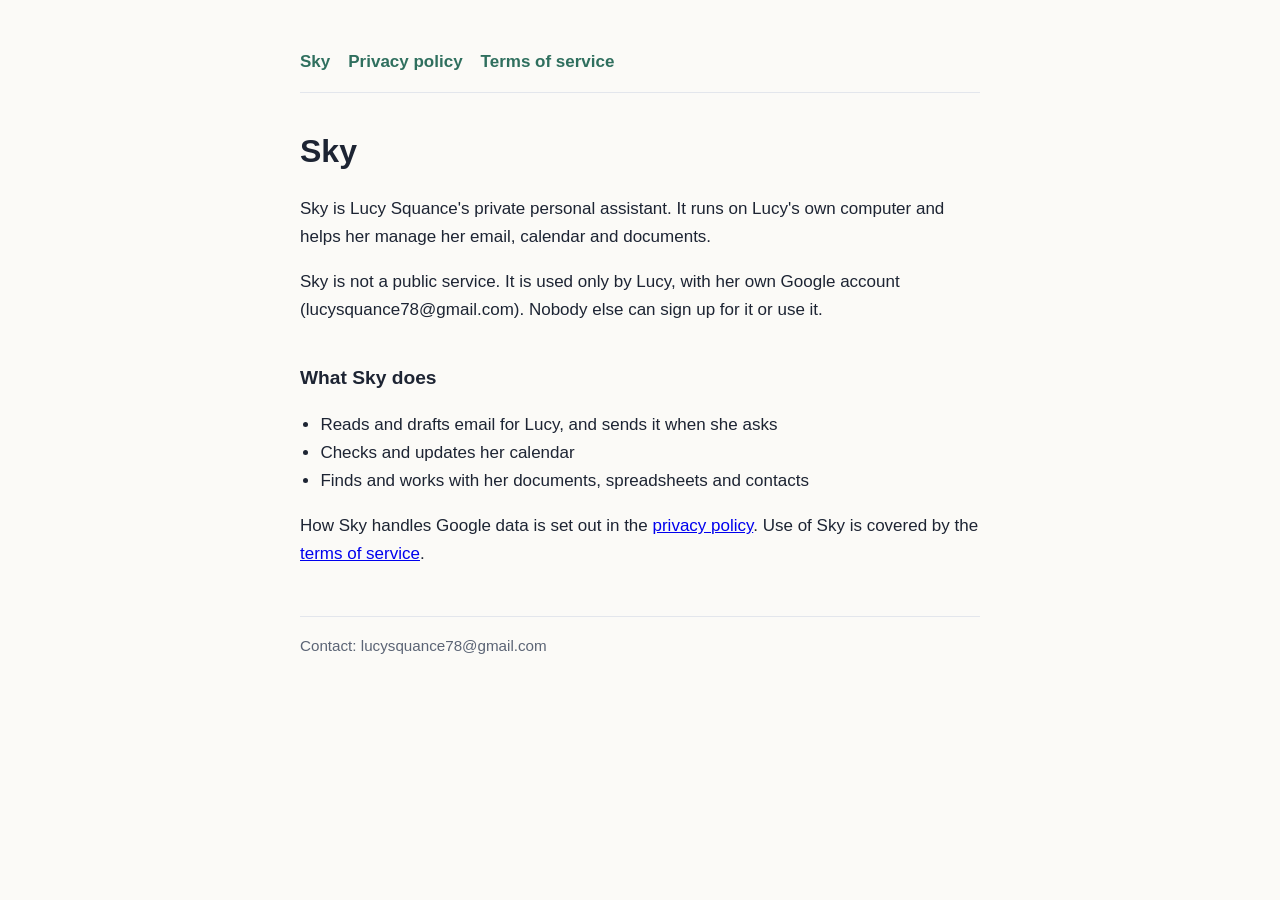
<file: index.html>
<!doctype html><html lang="en-GB"><head><meta charset="utf-8"><meta name="viewport" content="width=device-width,initial-scale=1">
<title>Sky — personal assistant</title><link rel="stylesheet" href="style.css"></head><body><main>
<nav><a href="index.html">Sky</a><a href="privacy.html">Privacy policy</a><a href="terms.html">Terms of service</a></nav>
<h1>Sky</h1>
<p>Sky is Lucy Squance's private personal assistant. It runs on Lucy's own computer and helps her manage her email, calendar and documents.</p>
<p>Sky is not a public service. It is used only by Lucy, with her own Google account (lucysquance78@gmail.com). Nobody else can sign up for it or use it.</p>
<h2>What Sky does</h2>
<ul><li>Reads and drafts email for Lucy, and sends it when she asks</li>
<li>Checks and updates her calendar</li>
<li>Finds and works with her documents, spreadsheets and contacts</li></ul>
<p>How Sky handles Google data is set out in the <a href="privacy.html">privacy policy</a>. Use of Sky is covered by the <a href="terms.html">terms of service</a>.</p>
<footer class="muted">Contact: lucysquance78@gmail.com</footer>
</main></body></html>
</file>
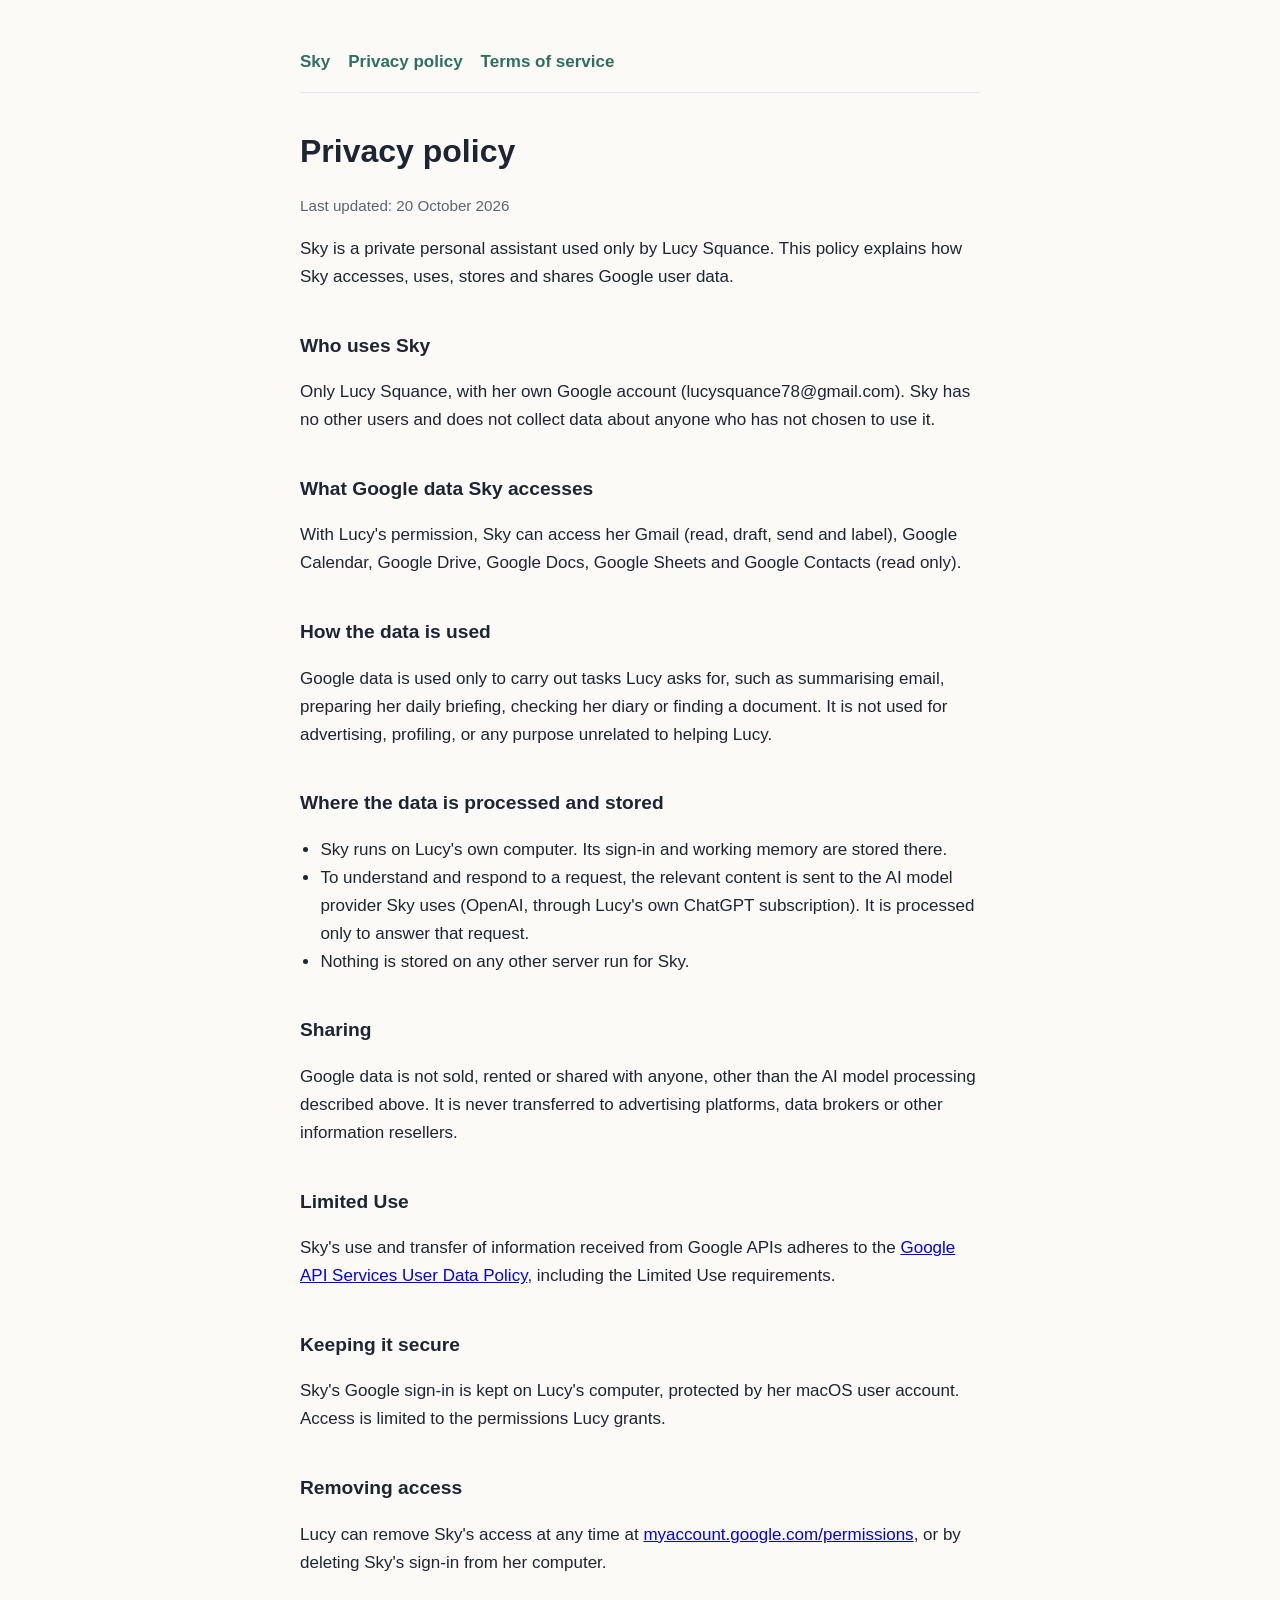
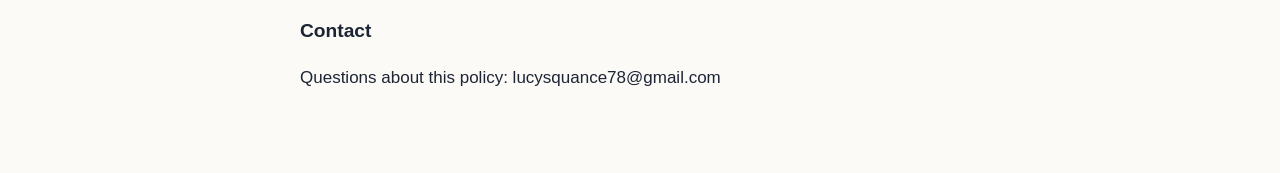
<file: privacy.html>
<!doctype html><html lang="en-GB"><head><meta charset="utf-8"><meta name="viewport" content="width=device-width,initial-scale=1">
<title>Sky — privacy policy</title><link rel="stylesheet" href="style.css"></head><body><main>
<nav><a href="index.html">Sky</a><a href="privacy.html">Privacy policy</a><a href="terms.html">Terms of service</a></nav>
<h1>Privacy policy</h1>
<p class="muted">Last updated: 20 October 2026</p>
<p>Sky is a private personal assistant used only by Lucy Squance. This policy explains how Sky accesses, uses, stores and shares Google user data.</p>
<h2>Who uses Sky</h2>
<p>Only Lucy Squance, with her own Google account (lucysquance78@gmail.com). Sky has no other users and does not collect data about anyone who has not chosen to use it.</p>
<h2>What Google data Sky accesses</h2>
<p>With Lucy's permission, Sky can access her Gmail (read, draft, send and label), Google Calendar, Google Drive, Google Docs, Google Sheets and Google Contacts (read only).</p>
<h2>How the data is used</h2>
<p>Google data is used only to carry out tasks Lucy asks for, such as summarising email, preparing her daily briefing, checking her diary or finding a document. It is not used for advertising, profiling, or any purpose unrelated to helping Lucy.</p>
<h2>Where the data is processed and stored</h2>
<ul><li>Sky runs on Lucy's own computer. Its sign-in and working memory are stored there.</li>
<li>To understand and respond to a request, the relevant content is sent to the AI model provider Sky uses (OpenAI, through Lucy's own ChatGPT subscription). It is processed only to answer that request.</li>
<li>Nothing is stored on any other server run for Sky.</li></ul>
<h2>Sharing</h2>
<p>Google data is not sold, rented or shared with anyone, other than the AI model processing described above. It is never transferred to advertising platforms, data brokers or other information resellers.</p>
<h2>Limited Use</h2>
<p>Sky's use and transfer of information received from Google APIs adheres to the <a href="https://developers.google.com/terms/api-services-user-data-policy">Google API Services User Data Policy</a>, including the Limited Use requirements.</p>
<h2>Keeping it secure</h2>
<p>Sky's Google sign-in is kept on Lucy's computer, protected by her macOS user account. Access is limited to the permissions Lucy grants.</p>
<h2>Removing access</h2>
<p>Lucy can remove Sky's access at any time at <a href="https://myaccount.google.com/permissions">myaccount.google.com/permissions</a>, or by deleting Sky's sign-in from her computer.</p>
<h2>Contact</h2>
<p>Questions about this policy: lucysquance78@gmail.com</p>
</main></body></html>
</file>
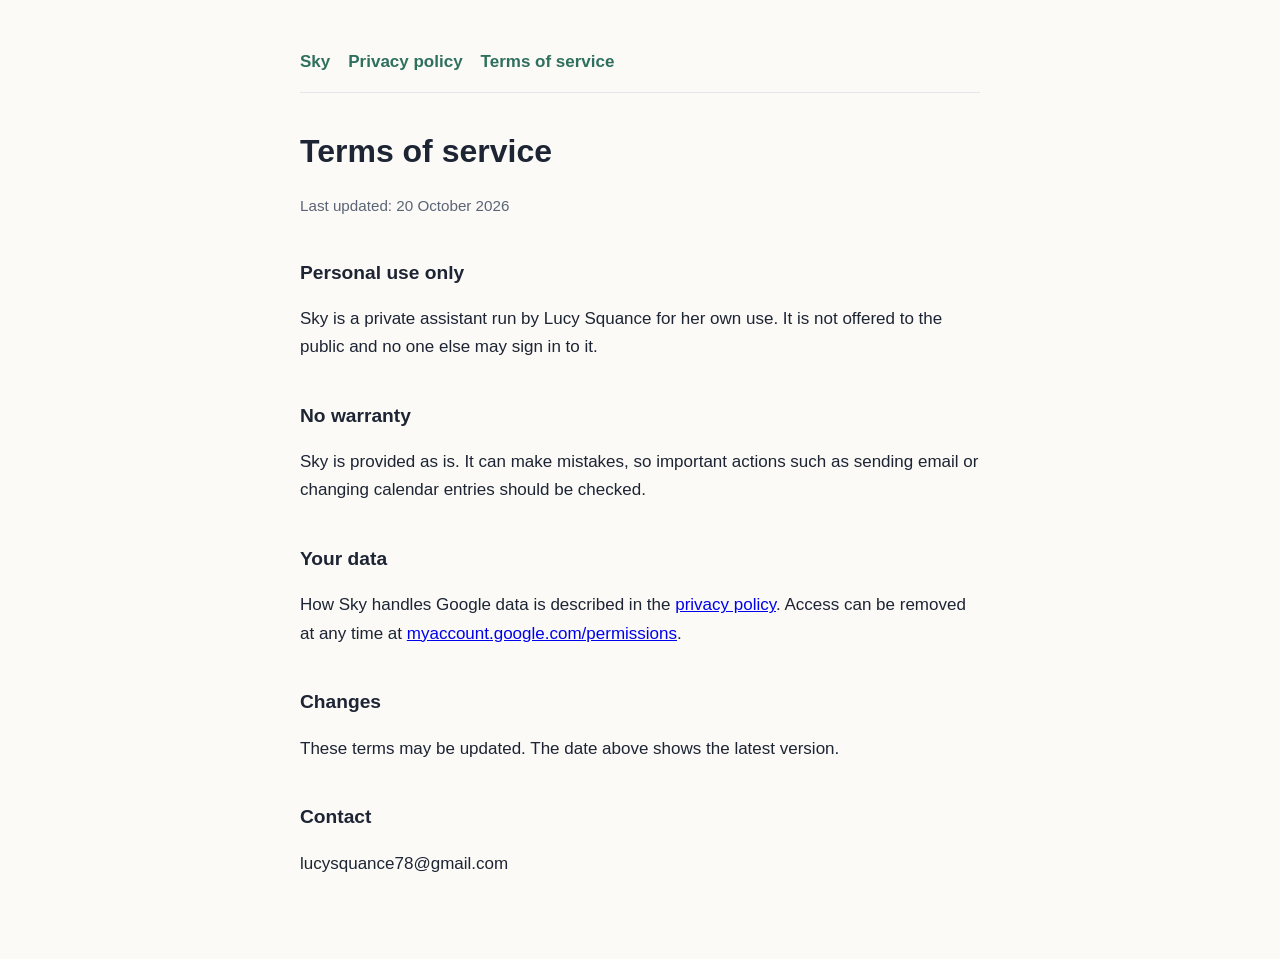
<file: terms.html>
<!doctype html><html lang="en-GB"><head><meta charset="utf-8"><meta name="viewport" content="width=device-width,initial-scale=1">
<title>Sky — terms of service</title><link rel="stylesheet" href="style.css"></head><body><main>
<nav><a href="index.html">Sky</a><a href="privacy.html">Privacy policy</a><a href="terms.html">Terms of service</a></nav>
<h1>Terms of service</h1>
<p class="muted">Last updated: 20 October 2026</p>
<h2>Personal use only</h2>
<p>Sky is a private assistant run by Lucy Squance for her own use. It is not offered to the public and no one else may sign in to it.</p>
<h2>No warranty</h2>
<p>Sky is provided as is. It can make mistakes, so important actions such as sending email or changing calendar entries should be checked.</p>
<h2>Your data</h2>
<p>How Sky handles Google data is described in the <a href="privacy.html">privacy policy</a>. Access can be removed at any time at <a href="https://myaccount.google.com/permissions">myaccount.google.com/permissions</a>.</p>
<h2>Changes</h2>
<p>These terms may be updated. The date above shows the latest version.</p>
<h2>Contact</h2>
<p>lucysquance78@gmail.com</p>
</main></body></html>
</file>
<file: style.css>
:root{--ink:#1d2433;--muted:#5b6475;--line:#e3e6ec;--bg:#fbfaf7;--accent:#2f6f5e}
*{box-sizing:border-box}body{margin:0;background:var(--bg);color:var(--ink);font:17px/1.65 -apple-system,BlinkMacSystemFont,"Segoe UI",Helvetica,Arial,sans-serif}
main{max-width:720px;margin:0 auto;padding:48px 20px 64px}
h1{font-size:2rem;margin:0 0 .25em}h2{font-size:1.2rem;margin:2em 0 .4em}
p,li{color:var(--ink)}.muted{color:var(--muted);font-size:.95rem}
nav{display:flex;gap:18px;flex-wrap:wrap;padding-bottom:16px;border-bottom:1px solid var(--line);margin-bottom:32px}
nav a{color:var(--accent);text-decoration:none;font-weight:600}nav a:hover{text-decoration:underline}
ul{padding-left:1.2em}footer{margin-top:48px;padding-top:16px;border-top:1px solid var(--line)}
</file>
